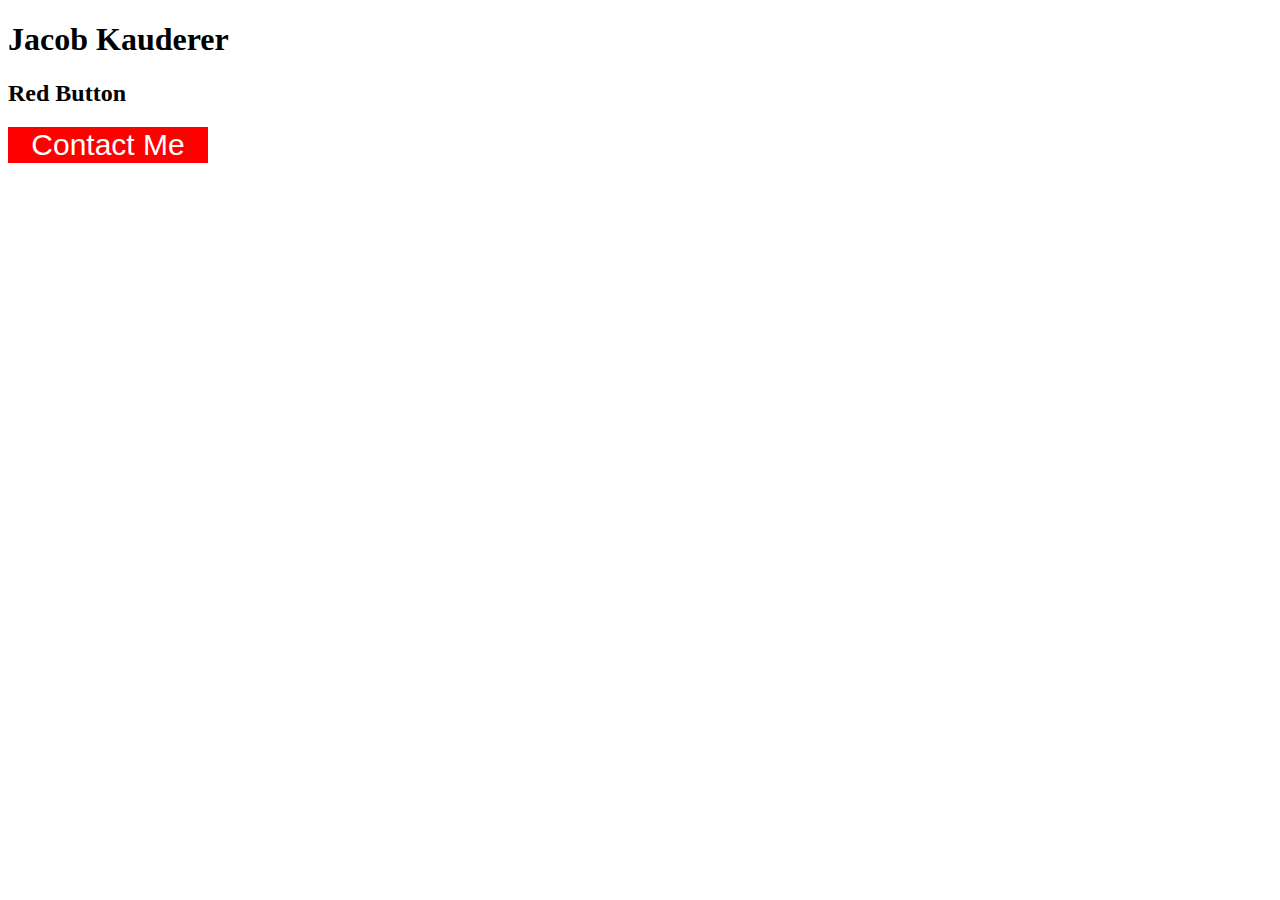
<file: button-assignment/index.html>
<!doctype html>
<html lang="en">
    <head>
        <title>Jacob Kauderer Button</title>
        <link href="style.css" rel="stylesheet" />
    </head>

    <body>
        <h1>Jacob Kauderer</h1>
        <h2>Red Button</h2>
        <button class="red-button">Contact Me</button>
    </body>
</html>
</file>
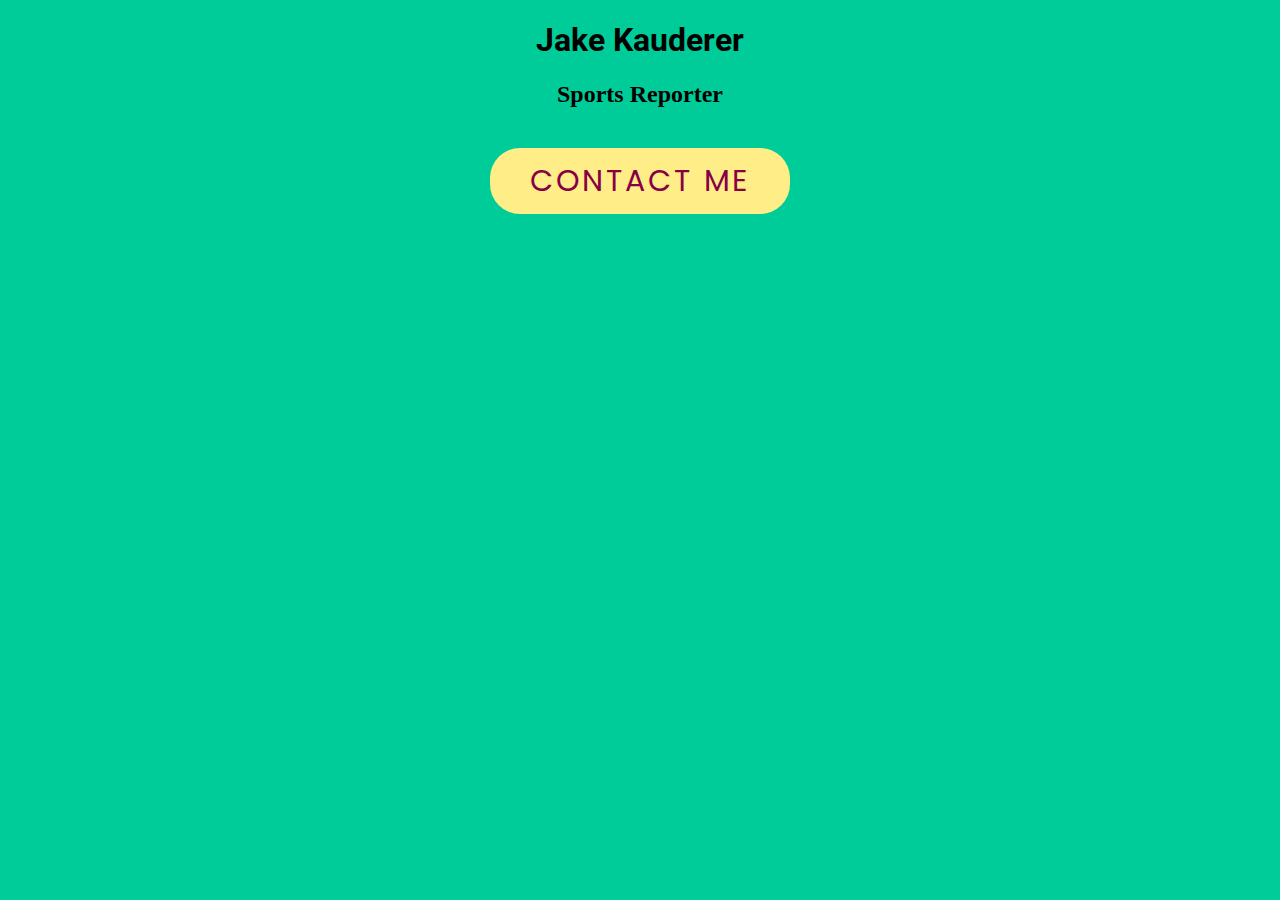
<file: contact-button-assignment/index.html>
<!doctype html>
<html lang="en">
    <head>
        <link rel="preconnect" href="https://fonts.googleapis.com" />
        <link rel="preconnect" href="https://fonts.gstatic.com" crossorigin />
        <link
            href="https://fonts.googleapis.com/css2?family=Poppins:ital,wght@0,100;0,200;0,300;0,400;0,500;0,600;0,700;0,800;0,900;1,100;1,200;1,300;1,400;1,500;1,600;1,700;1,800;1,900&family=Roboto:ital,wght@0,100..900;1,100..900&display=swap"
            rel="stylesheet" />
        <link href="style.css" rel="stylesheet" />
        <title>Jake Kauderer Button</title>
    </head>

    <body>
        <h1>Jake Kauderer</h1>
        <h2>Sports Reporter</h2>
        <button>Contact Me</button>
    </body>
</html>
</file>
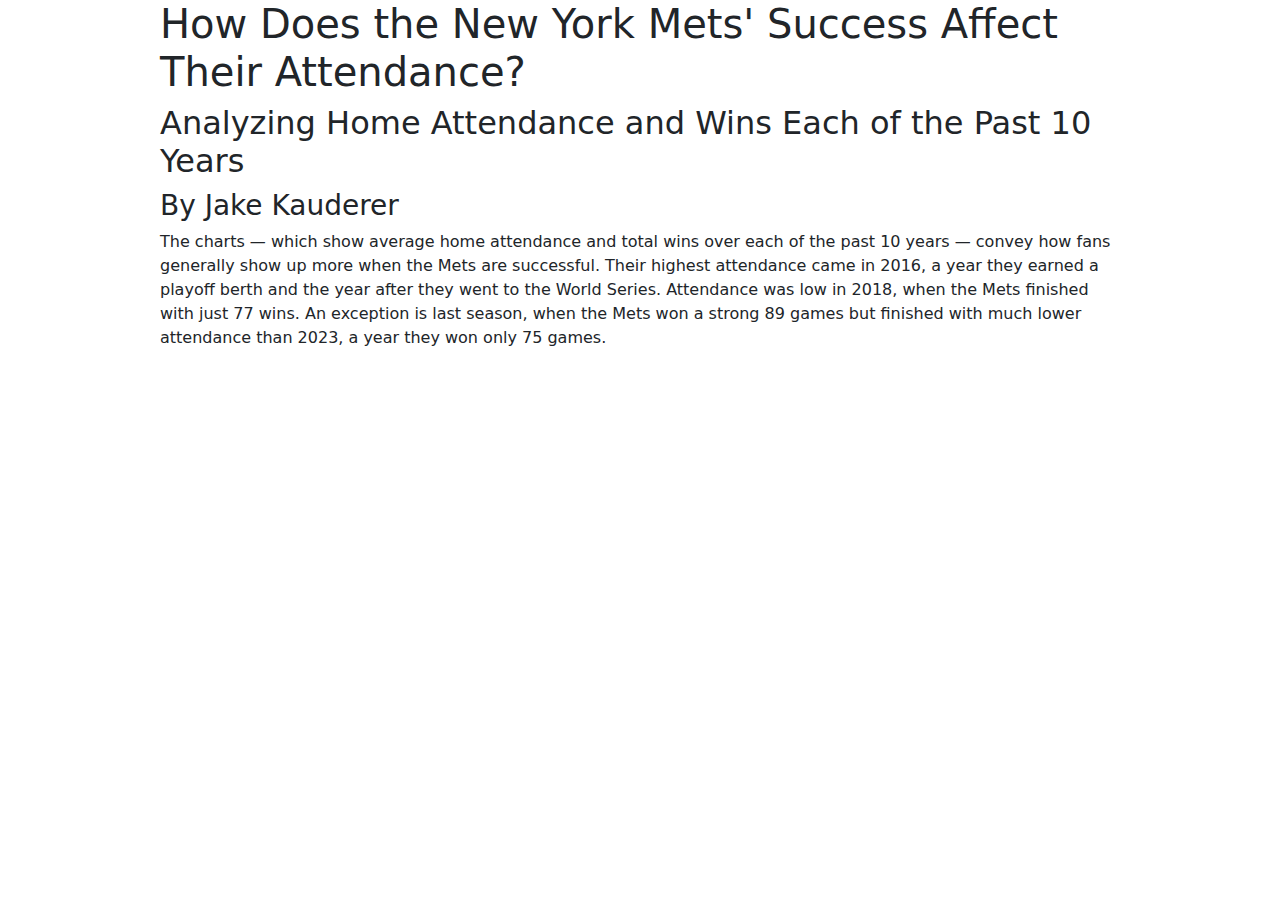
<file: data-viz-project/index.html>
<!doctype html>
<html lang="en">
    <head>
        <meta charset="utf-8" />
        <meta name="viewport" content="width=device-width, initial-scale=1, shrink-to-fit=no" />

        <!-- Bootstrap CSS -->
        <link
            href="https://cdn.jsdelivr.net/npm/bootstrap@5.3.3/dist/css/bootstrap.min.css"
            rel="stylesheet"
            integrity="sha384-QWTKZyjpPEjISv5WaRU9OFeRpok6YctnYmDr5pNlyT2bRjXh0JMhjY6hW+ALEwIH"
            crossorigin="anonymous" />

        <style>
            body {
                width: 75%;
                margin: auto;
            }
        </style>
    </head>

    <body>
        <h1>How Does the New York Mets' Success Affect Their Attendance?</h1>
        <h2>Analyzing Home Attendance and Wins Each of the Past 10 Years</h2>
        <h3>By Jake Kauderer</h3>
        <p>
            The charts — which show average home attendance and total wins over each of the past 10 years — convey how
            fans generally show up more when the Mets are successful. Their highest attendance came in 2016, a year they
            earned a playoff berth and the year after they went to the World Series. Attendance was low in 2018, when
            the Mets finished with just 77 wins. An exception is last season, when the Mets won a strong 89 games but
            finished with much lower attendance than 2023, a year they won only 75 games.
        </p>

        <!--Chart embeds go here-->
        <div class="flourish-embed flourish-chart" data-src="visualisation/22530318">
            <script src="https://public.flourish.studio/resources/embed.js"></script>
            <noscript
                ><img
                    src="https://public.flourish.studio/visualisation/22530318/thumbnail"
                    width="100%"
                    alt="chart visualization"
            /></noscript>
        </div>
        <div class="flourish-embed flourish-chart" data-src="visualisation/22530436">
            <script src="https://public.flourish.studio/resources/embed.js"></script>
            <noscript
                ><img
                    src="https://public.flourish.studio/visualisation/22530436/thumbnail"
                    width="100%"
                    alt="chart visualization"
            /></noscript>
        </div>
    </body>
</html>
</file>
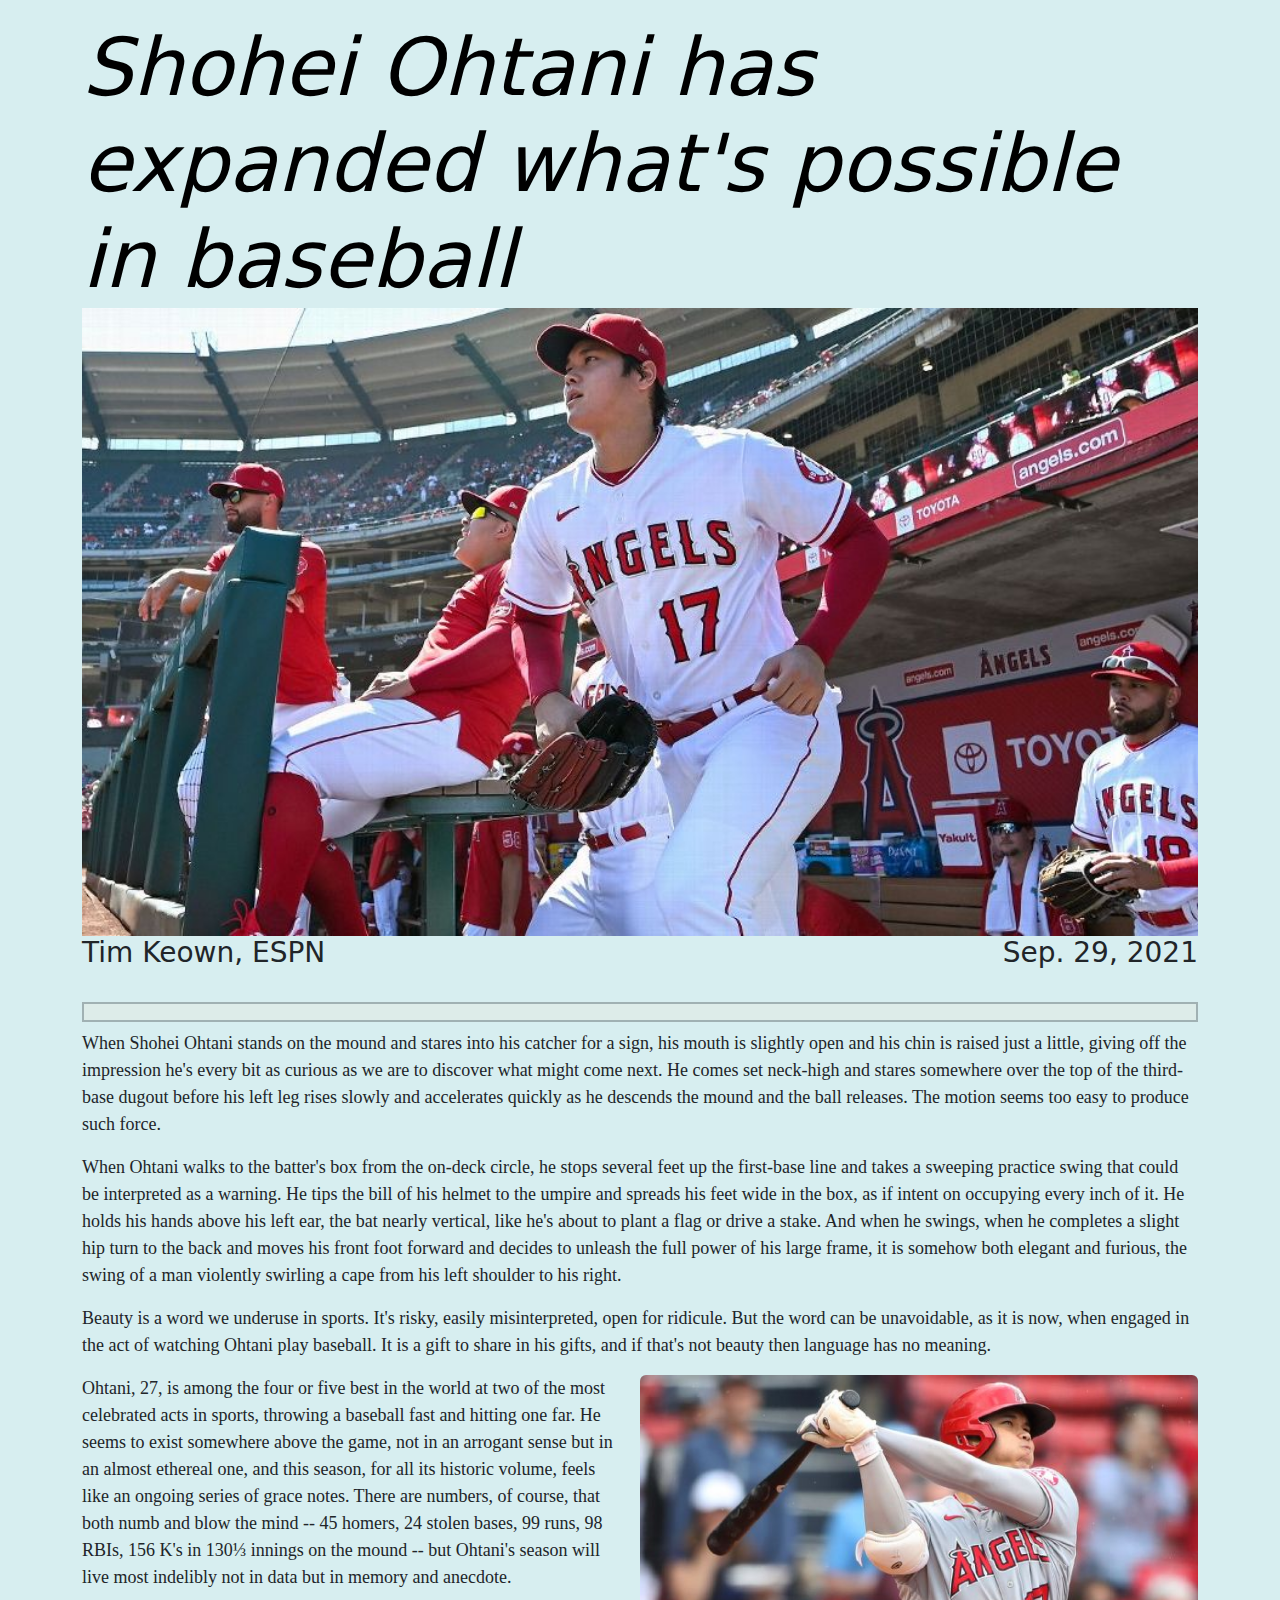
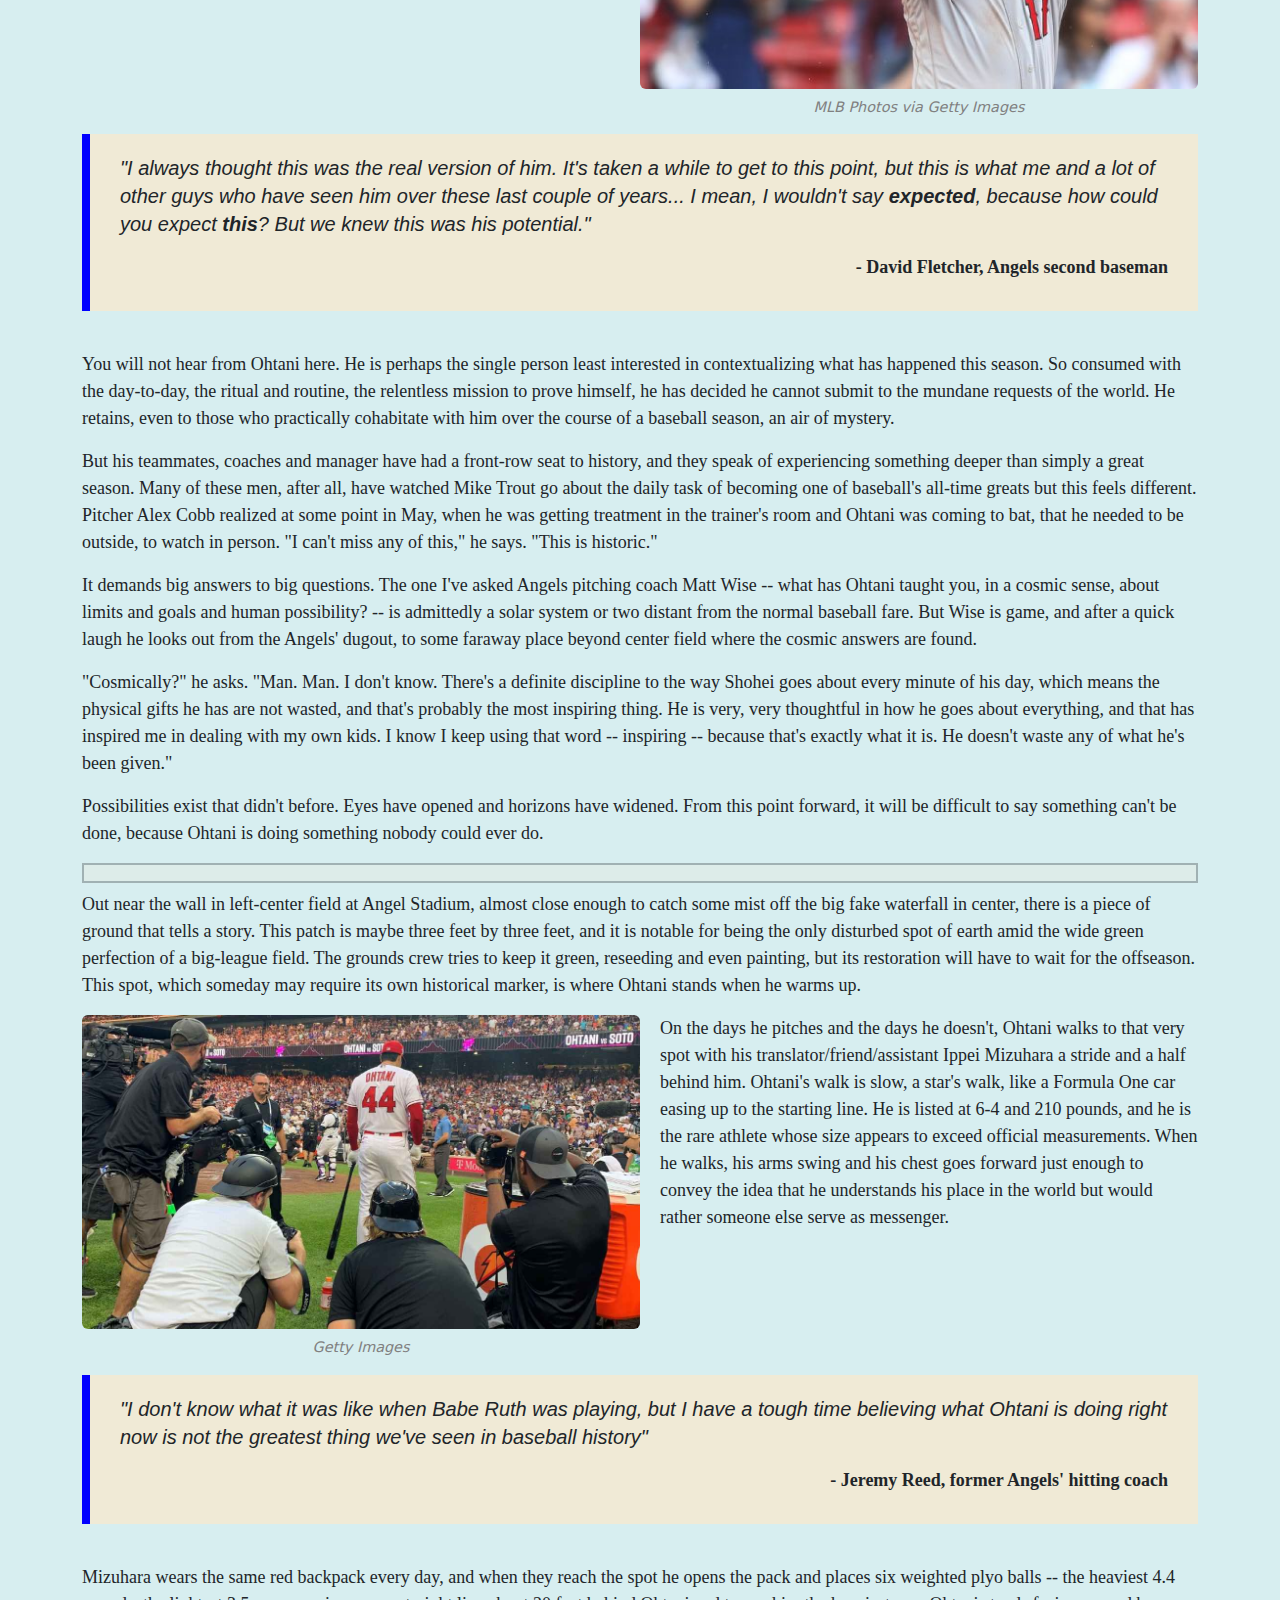
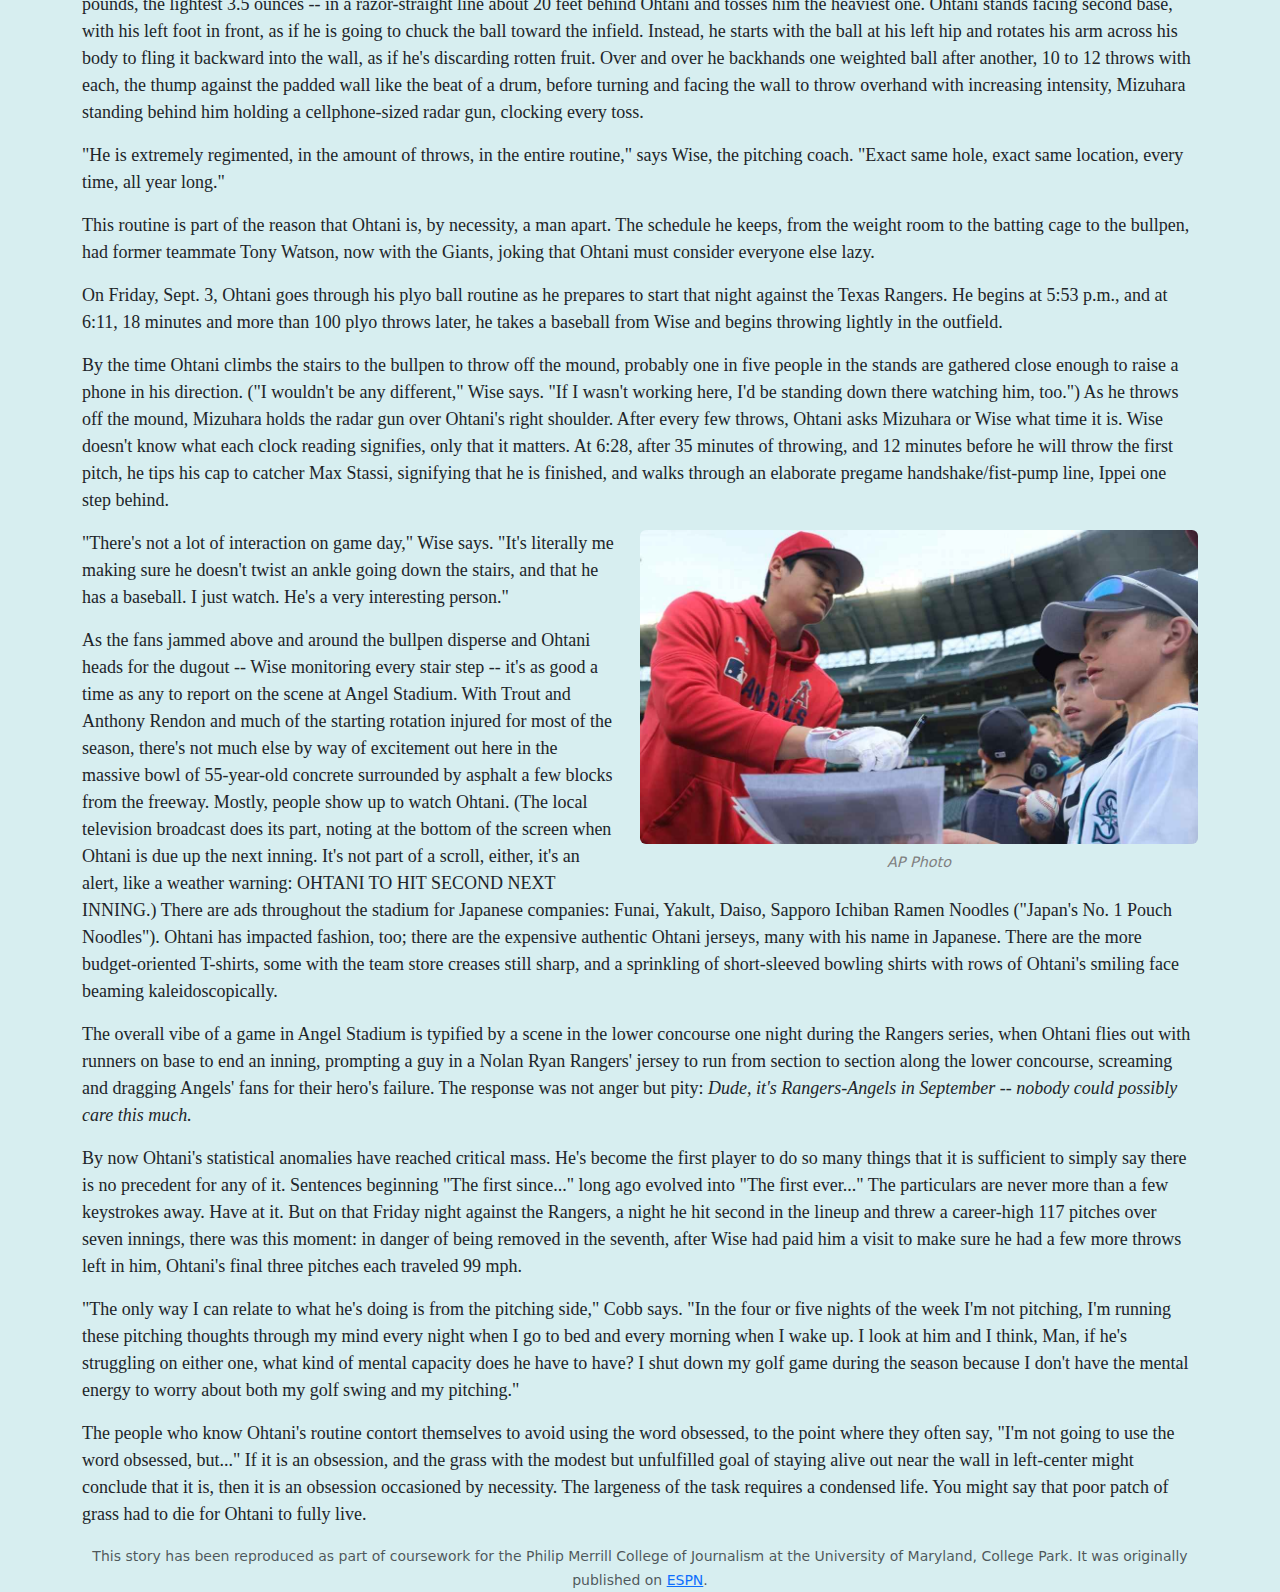
<file: final-project/index.html>
<!doctype html>
<html lang="en">
    <head>
        <meta charset="UTF-8" />
        <meta name="viewport" content="width=device-width, initial-scale=1, shrink-to-fit=no" />
        <title>Jake Kauderer Final Project</title>
        <link
            href="https://cdn.jsdelivr.net/npm/bootstrap@5.3.3/dist/css/bootstrap.min.css"
            rel="stylesheet"
            integrity="sha384-QWTKZyjpPEjISv5WaRU9OFeRpok6YctnYmDr5pNlyT2bRjXh0JMhjY6hW+ALEwIH"
            crossorigin="anonymous" />
        <link rel="preconnect" href="https://fonts.googleapis.com" />
        <link rel="preconnect" href="https://fonts.gstatic.com" crossorigin />
        <link
            href="https://cdn.jsdelivr.net/npm/bootstrap@5.3.3/dist/css/bootstrap.min.css"
            rel="stylesheet"
            integrity="sha384-QWTKZyjpPEjISv5WaRU9OFeRpok6YctnYmDr5pNlyT2bRjXh0JMhjY6hW+ALEwIH"
            crossorigin="anonymous" />

        <link href="style.css" rel="stylesheet" />
    </head>
    <body class="colorback">
        <div class="container">
            <div class="row justify-content-center">
                <div class="col">
                    <h1>Shohei Ohtani has expanded what's possible in baseball</h1>
                    <img src="ohtani.jpeg" alt="Ohtani" class="img-fluid w-100" />
                </div>
            </div>
            <div class="row align-items-center mb-3">
                <div class="col-6">
                    <h3>Tim Keown, ESPN</h3>
                </div>
                <div class="col-6 text-end">
                    <h3>Sep. 29, 2021</h3>
                </div>
            </div>
            <div class="row">
                <div class="col body-text">
                    <hr class="my-2" />
                    <p>
                        When Shohei Ohtani stands on the mound and stares into his catcher for a sign, his mouth is
                        slightly open and his chin is raised just a little, giving off the impression he's every bit as
                        curious as we are to discover what might come next. He comes set neck-high and stares somewhere
                        over the top of the third-base dugout before his left leg rises slowly and accelerates quickly
                        as he descends the mound and the ball releases. The motion seems too easy to produce such force.
                    </p>
                    <p>
                        When Ohtani walks to the batter's box from the on-deck circle, he stops several feet up the
                        first-base line and takes a sweeping practice swing that could be interpreted as a warning. He
                        tips the bill of his helmet to the umpire and spreads his feet wide in the box, as if intent on
                        occupying every inch of it. He holds his hands above his left ear, the bat nearly vertical, like
                        he's about to plant a flag or drive a stake. And when he swings, when he completes a slight hip
                        turn to the back and moves his front foot forward and decides to unleash the full power of his
                        large frame, it is somehow both elegant and furious, the swing of a man violently swirling a
                        cape from his left shoulder to his right.
                    </p>
                    <p>
                        Beauty is a word we underuse in sports. It's risky, easily misinterpreted, open for ridicule.
                        But the word can be unavoidable, as it is now, when engaged in the act of watching Ohtani play
                        baseball. It is a gift to share in his gifts, and if that's not beauty then language has no
                        meaning.
                    </p>
                    <figure class="figure">
                        <img src="ohtani-bat.jpg" alt="Ohtani batting" class="img-fluid rounded" />
                        <figcaption class="figure-caption text-center mt-2">MLB Photos via Getty Images</figcaption>
                    </figure>
                    <p>
                        Ohtani, 27, is among the four or five best in the world at two of the most celebrated acts in
                        sports, throwing a baseball fast and hitting one far. He seems to exist somewhere above the
                        game, not in an arrogant sense but in an almost ethereal one, and this season, for all its
                        historic volume, feels like an ongoing series of grace notes. There are numbers, of course, that
                        both numb and blow the mind -- 45 homers, 24 stolen bases, 99 runs, 98 RBIs, 156 K's in 130⅓
                        innings on the mound -- but Ohtani's season will live most indelibly not in data but in memory
                        and anecdote.
                    </p>
                    <div class="pullquote">
                        <p class="quote">
                            "I always thought this was the real version of him. It's taken a while to get to this point,
                            but this is what me and a lot of other guys who have seen him over these last couple of
                            years... I mean, I wouldn't say <b>expected</b>, because how could you expect <b>this</b>?
                            But we knew this was his potential."
                        </p>
                        <p class="name">- David Fletcher, Angels second baseman</p>
                    </div>
                    <p>
                        You will not hear from Ohtani here. He is perhaps the single person least interested in
                        contextualizing what has happened this season. So consumed with the day-to-day, the ritual and
                        routine, the relentless mission to prove himself, he has decided he cannot submit to the mundane
                        requests of the world. He retains, even to those who practically cohabitate with him over the
                        course of a baseball season, an air of mystery.
                    </p>
                    <p>
                        But his teammates, coaches and manager have had a front-row seat to history, and they speak of
                        experiencing something deeper than simply a great season. Many of these men, after all, have
                        watched Mike Trout go about the daily task of becoming one of baseball's all-time greats but
                        this feels different. Pitcher Alex Cobb realized at some point in May, when he was getting
                        treatment in the trainer's room and Ohtani was coming to bat, that he needed to be outside, to
                        watch in person. "I can't miss any of this," he says. "This is historic."
                    </p>
                    <p>
                        It demands big answers to big questions. The one I've asked Angels pitching coach Matt Wise --
                        what has Ohtani taught you, in a cosmic sense, about limits and goals and human possibility? --
                        is admittedly a solar system or two distant from the normal baseball fare. But Wise is game, and
                        after a quick laugh he looks out from the Angels' dugout, to some faraway place beyond center
                        field where the cosmic answers are found.
                    </p>
                    <p>
                        "Cosmically?" he asks. "Man. Man. I don't know. There's a definite discipline to the way Shohei
                        goes about every minute of his day, which means the physical gifts he has are not wasted, and
                        that's probably the most inspiring thing. He is very, very thoughtful in how he goes about
                        everything, and that has inspired me in dealing with my own kids. I know I keep using that word
                        -- inspiring -- because that's exactly what it is. He doesn't waste any of what he's been
                        given."
                    </p>
                    <p>
                        Possibilities exist that didn't before. Eyes have opened and horizons have widened. From this
                        point forward, it will be difficult to say something can't be done, because Ohtani is doing
                        something nobody could ever do.
                    </p>
                    <hr class="my-2" />
                    <p>
                        Out near the wall in left-center field at Angel Stadium, almost close enough to catch some mist
                        off the big fake waterfall in center, there is a piece of ground that tells a story. This patch
                        is maybe three feet by three feet, and it is notable for being the only disturbed spot of earth
                        amid the wide green perfection of a big-league field. The grounds crew tries to keep it green,
                        reseeding and even painting, but its restoration will have to wait for the offseason. This spot,
                        which someday may require its own historical marker, is where Ohtani stands when he warms up.
                    </p>
                    <figure class="figureleft">
                        <img src="ohtani-walking.jpeg" alt="Ohtani walking" class="img-fluid rounded" />
                        <figcaption class="figure-caption text-center mt-2">Getty Images</figcaption>
                    </figure>
                    <p>
                        On the days he pitches and the days he doesn't, Ohtani walks to that very spot with his
                        translator/friend/assistant Ippei Mizuhara a stride and a half behind him. Ohtani's walk is
                        slow, a star's walk, like a Formula One car easing up to the starting line. He is listed at 6-4
                        and 210 pounds, and he is the rare athlete whose size appears to exceed official measurements.
                        When he walks, his arms swing and his chest goes forward just enough to convey the idea that he
                        understands his place in the world but would rather someone else serve as messenger.
                    </p>

                    <div class="pullquote">
                        <p class="quote">
                            "I don't know what it was like when Babe Ruth was playing, but I have a tough time believing
                            what Ohtani is doing right now is not the greatest thing we've seen in baseball history"
                        </p>
                        <p class="name">- Jeremy Reed, former Angels' hitting coach</p>
                    </div>
                    <p>
                        Mizuhara wears the same red backpack every day, and when they reach the spot he opens the pack
                        and places six weighted plyo balls -- the heaviest 4.4 pounds, the lightest 3.5 ounces -- in a
                        razor-straight line about 20 feet behind Ohtani and tosses him the heaviest one. Ohtani stands
                        facing second base, with his left foot in front, as if he is going to chuck the ball toward the
                        infield. Instead, he starts with the ball at his left hip and rotates his arm across his body to
                        fling it backward into the wall, as if he's discarding rotten fruit. Over and over he backhands
                        one weighted ball after another, 10 to 12 throws with each, the thump against the padded wall
                        like the beat of a drum, before turning and facing the wall to throw overhand with increasing
                        intensity, Mizuhara standing behind him holding a cellphone-sized radar gun, clocking every
                        toss.
                    </p>
                    <p>
                        "He is extremely regimented, in the amount of throws, in the entire routine," says Wise, the
                        pitching coach. "Exact same hole, exact same location, every time, all year long."
                    </p>
                    <p>
                        This routine is part of the reason that Ohtani is, by necessity, a man apart. The schedule he
                        keeps, from the weight room to the batting cage to the bullpen, had former teammate Tony Watson,
                        now with the Giants, joking that Ohtani must consider everyone else lazy.
                    </p>
                    <p>
                        On Friday, Sept. 3, Ohtani goes through his plyo ball routine as he prepares to start that night
                        against the Texas Rangers. He begins at 5:53 p.m., and at 6:11, 18 minutes and more than 100
                        plyo throws later, he takes a baseball from Wise and begins throwing lightly in the outfield.
                    </p>

                    <p>
                        By the time Ohtani climbs the stairs to the bullpen to throw off the mound, probably one in five
                        people in the stands are gathered close enough to raise a phone in his direction. ("I wouldn't
                        be any different," Wise says. "If I wasn't working here, I'd be standing down there watching
                        him, too.") As he throws off the mound, Mizuhara holds the radar gun over Ohtani's right
                        shoulder. After every few throws, Ohtani asks Mizuhara or Wise what time it is. Wise doesn't
                        know what each clock reading signifies, only that it matters. At 6:28, after 35 minutes of
                        throwing, and 12 minutes before he will throw the first pitch, he tips his cap to catcher Max
                        Stassi, signifying that he is finished, and walks through an elaborate pregame
                        handshake/fist-pump line, Ippei one step behind.
                    </p>
                    <figure class="figure">
                        <img src="ohtani-kids.jpeg" alt="Ohtani with kids" class="img-fluid rounded" />
                        <figcaption class="figure-caption text-center mt-2">AP Photo</figcaption>
                    </figure>

                    <p>
                        "There's not a lot of interaction on game day," Wise says. "It's literally me making sure he
                        doesn't twist an ankle going down the stairs, and that he has a baseball. I just watch. He's a
                        very interesting person."
                    </p>
                    <p>
                        As the fans jammed above and around the bullpen disperse and Ohtani heads for the dugout -- Wise
                        monitoring every stair step -- it's as good a time as any to report on the scene at Angel
                        Stadium. With Trout and Anthony Rendon and much of the starting rotation injured for most of the
                        season, there's not much else by way of excitement out here in the massive bowl of 55-year-old
                        concrete surrounded by asphalt a few blocks from the freeway. Mostly, people show up to watch
                        Ohtani. (The local television broadcast does its part, noting at the bottom of the screen when
                        Ohtani is due up the next inning. It's not part of a scroll, either, it's an alert, like a
                        weather warning: OHTANI TO HIT SECOND NEXT INNING.) There are ads throughout the stadium for
                        Japanese companies: Funai, Yakult, Daiso, Sapporo Ichiban Ramen Noodles ("Japan's No. 1 Pouch
                        Noodles"). Ohtani has impacted fashion, too; there are the expensive authentic Ohtani jerseys,
                        many with his name in Japanese. There are the more budget-oriented T-shirts, some with the team
                        store creases still sharp, and a sprinkling of short-sleeved bowling shirts with rows of
                        Ohtani's smiling face beaming kaleidoscopically.
                    </p>
                    <div class="flourish-embed flourish-chart" data-src="visualisation/22880288">
                        <script src="https://public.flourish.studio/resources/embed.js"></script>
                        <noscript
                            ><img
                                src="https://public.flourish.studio/visualisation/22880288/thumbnail"
                                width="100%"
                                alt="chart visualization"
                        /></noscript>
                    </div>
                    <p>
                        The overall vibe of a game in Angel Stadium is typified by a scene in the lower concourse one
                        night during the Rangers series, when Ohtani flies out with runners on base to end an inning,
                        prompting a guy in a Nolan Ryan Rangers' jersey to run from section to section along the lower
                        concourse, screaming and dragging Angels' fans for their hero's failure. The response was not
                        anger but pity:
                        <i>Dude, it's Rangers-Angels in September -- nobody could possibly care this much.</i>
                    </p>
                    <p>
                        By now Ohtani's statistical anomalies have reached critical mass. He's become the first player
                        to do so many things that it is sufficient to simply say there is no precedent for any of it.
                        Sentences beginning "The first since..." long ago evolved into "The first ever..." The
                        particulars are never more than a few keystrokes away. Have at it. But on that Friday night
                        against the Rangers, a night he hit second in the lineup and threw a career-high 117 pitches
                        over seven innings, there was this moment: in danger of being removed in the seventh, after Wise
                        had paid him a visit to make sure he had a few more throws left in him, Ohtani's final three
                        pitches each traveled 99 mph.
                    </p>
                    <div class="flourish-embed flourish-quiz" data-src="visualisation/23186362">
                        <script src="https://public.flourish.studio/resources/embed.js"></script>
                        <noscript
                            ><img
                                src="https://public.flourish.studio/visualisation/23186362/thumbnail"
                                width="100%"
                                alt="quiz visualization"
                        /></noscript>
                    </div>
                    <p>
                        "The only way I can relate to what he's doing is from the pitching side," Cobb says. "In the
                        four or five nights of the week I'm not pitching, I'm running these pitching thoughts through my
                        mind every night when I go to bed and every morning when I wake up. I look at him and I think,
                        Man, if he's struggling on either one, what kind of mental capacity does he have to have? I shut
                        down my golf game during the season because I don't have the mental energy to worry about both
                        my golf swing and my pitching."
                    </p>
                    <p>
                        The people who know Ohtani's routine contort themselves to avoid using the word obsessed, to the
                        point where they often say, "I'm not going to use the word obsessed, but..." If it is an
                        obsession, and the grass with the modest but unfulfilled goal of staying alive out near the wall
                        in left-center might conclude that it is, then it is an obsession occasioned by necessity. The
                        largeness of the task requires a condensed life. You might say that poor patch of grass had to
                        die for Ohtani to fully live.
                    </p>
                    <div class="text-center text-muted">
                        <small
                            >This story has been reproduced as part of coursework for the Philip Merrill College of
                            Journalism at the University of Maryland, College Park. It was originally published on
                            <a
                                href="https://www.espn.com/mlb/story/_/id/32298201/shohei-ohtani-expanded-possible-baseball"
                                >ESPN</a
                            >.</small
                        >
                    </div>
                </div>
            </div>
        </div>
    </body>
</html>
</file>
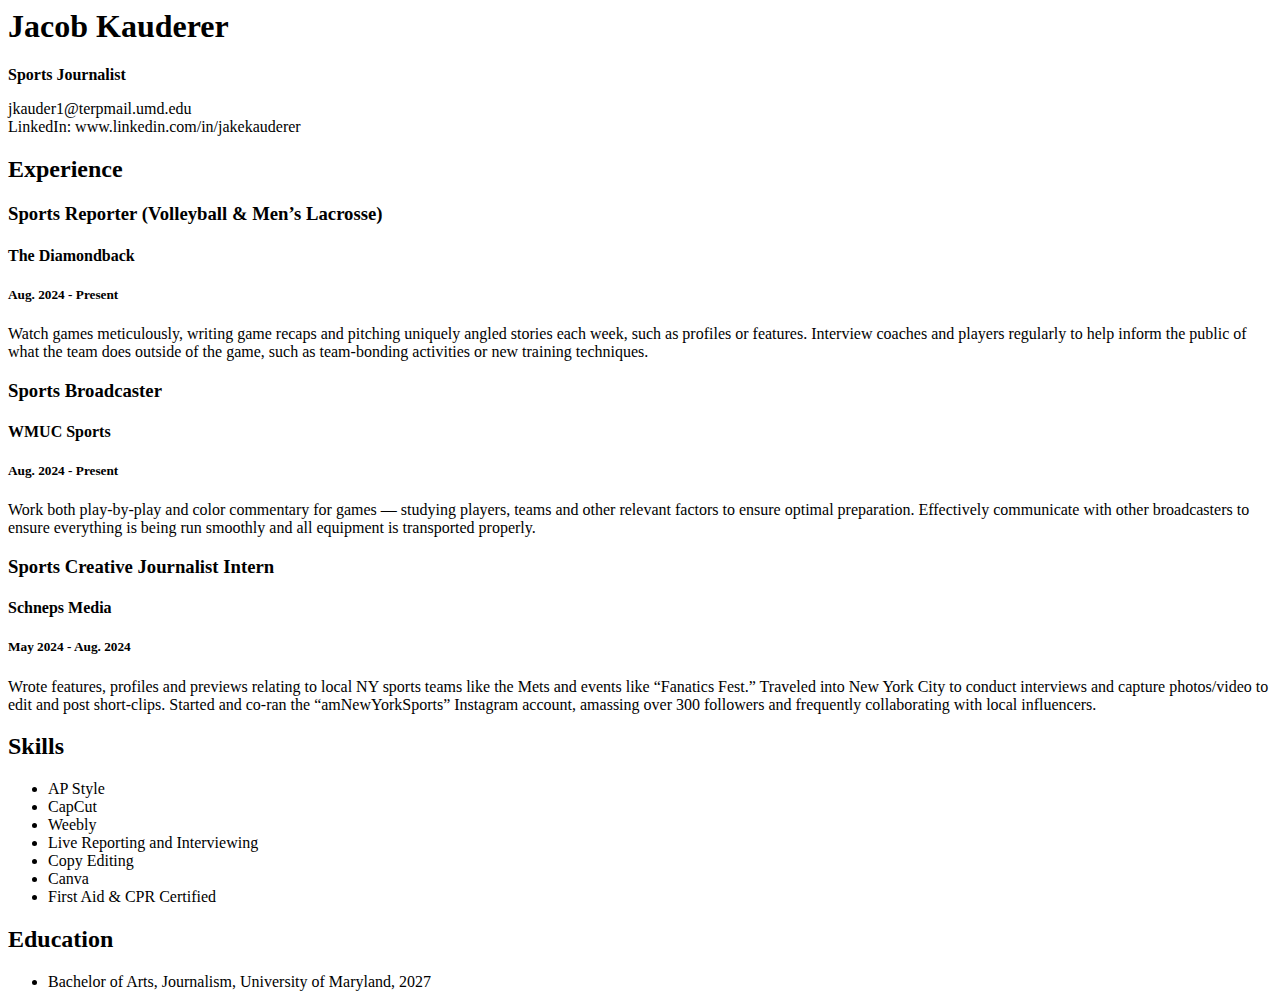
<file: resume.html>
<html>
    <head>
        <title>Jacob Kauderer Resume</title>
    </head>
    
    <body>
        <h1>Jacob Kauderer</h1>
        <p><strong>Sports Journalist</strong></p>
        <div id="contact">
            jkauder1@terpmail.umd.edu <br>
            LinkedIn: www.linkedin.com/in/jakekauderer
        </div>
        
        <h2>Experience</h2>
        <h3>Sports Reporter (Volleyball & Men’s Lacrosse)</h3>
        <h4>The Diamondback</h4>
        <h5>Aug. 2024 - Present</h5>
        <p>Watch games meticulously, writing game recaps and pitching uniquely angled stories each week, such as profiles or features. Interview coaches and players regularly to help inform the public of what the team does outside of the game, such as team-bonding activities or new training techniques. </p>
        
        <h3>Sports Broadcaster</h3>
        <h4>WMUC Sports</h4>
        <h5>Aug. 2024 - Present</h5>
        <p>Work both play-by-play and color commentary for games — studying players, teams and other relevant factors to ensure optimal preparation. Effectively communicate with other broadcasters to ensure everything is being run smoothly and all equipment is transported properly. </p>
        
        <h3>Sports Creative Journalist Intern</h3>
        <h4>Schneps Media</h4>
        <h5>May 2024 - Aug. 2024</h5>
        <p>Wrote features, profiles and previews relating to local NY sports teams like the Mets and events like “Fanatics Fest.” Traveled into New York City to conduct interviews and capture photos/video to edit and post short-clips. Started and co-ran the “amNewYorkSports” Instagram account, amassing over 300 followers and frequently collaborating with local influencers.</p>
        
        <h2>Skills</h2>
        <ul><li>AP Style</li>
            <li>CapCut</li>
            <li>Weebly</li>
            <li>Live Reporting and Interviewing</li>
            <li>Copy Editing</li>
            <li>Canva</li>
            <li>First Aid & CPR Certified</li>
        </ul>
        <h2>Education</h2>
        <ul>
        <li>Bachelor of Arts, Journalism, University of Maryland, 2027</li>
        </ul>
    </body>
</html>
</file>
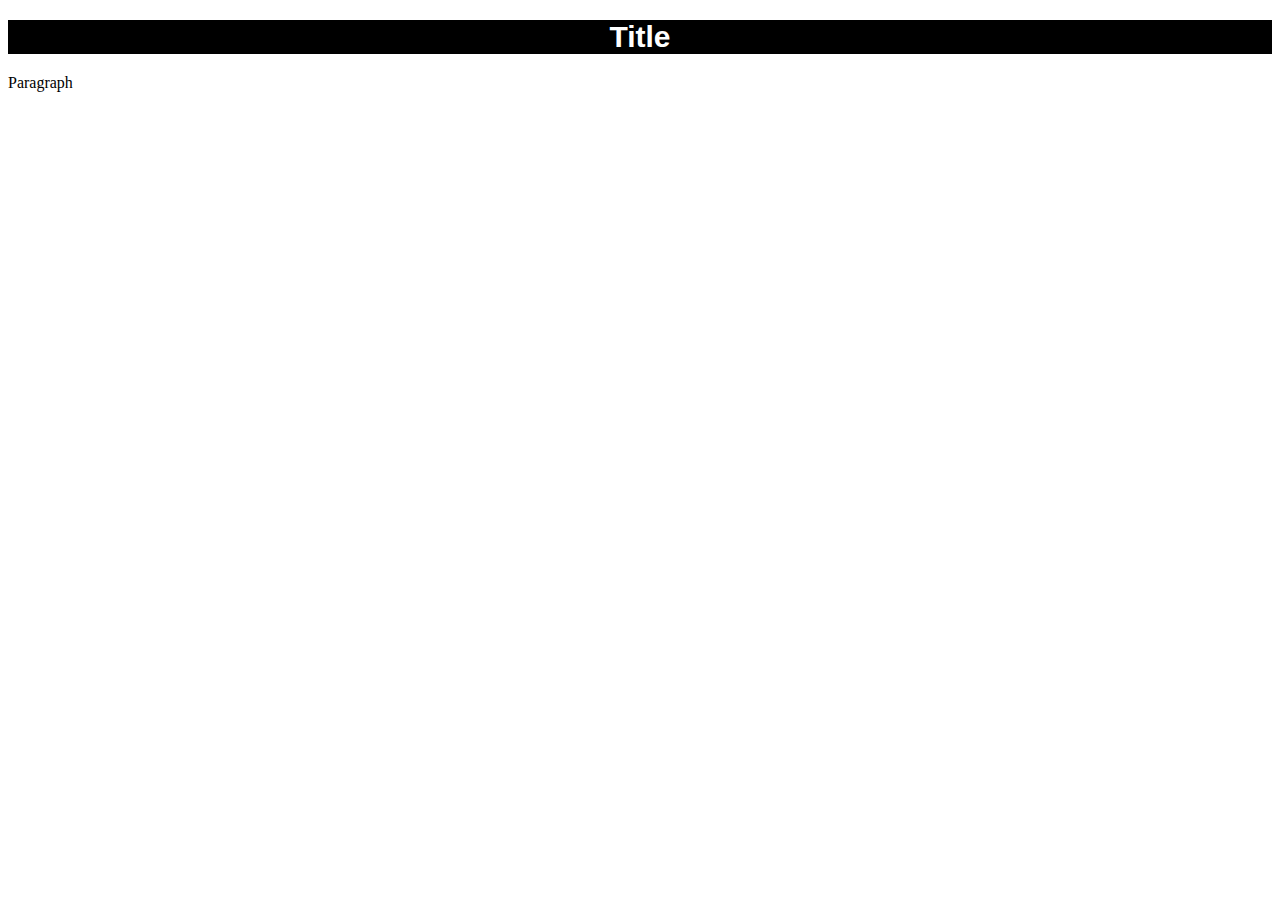
<file: styled-text.html>
<!doctype html>
<html lang="en">
    <head>
        <title>Stytled Text</title>
    </head>

    <body>
        <h1 style="background-color: black; color: white; font-family: arial; font-size: 30px; text-align: center">
            Title
        </h1>
        <p>Paragraph</p>
    </body>
</html>
</file>
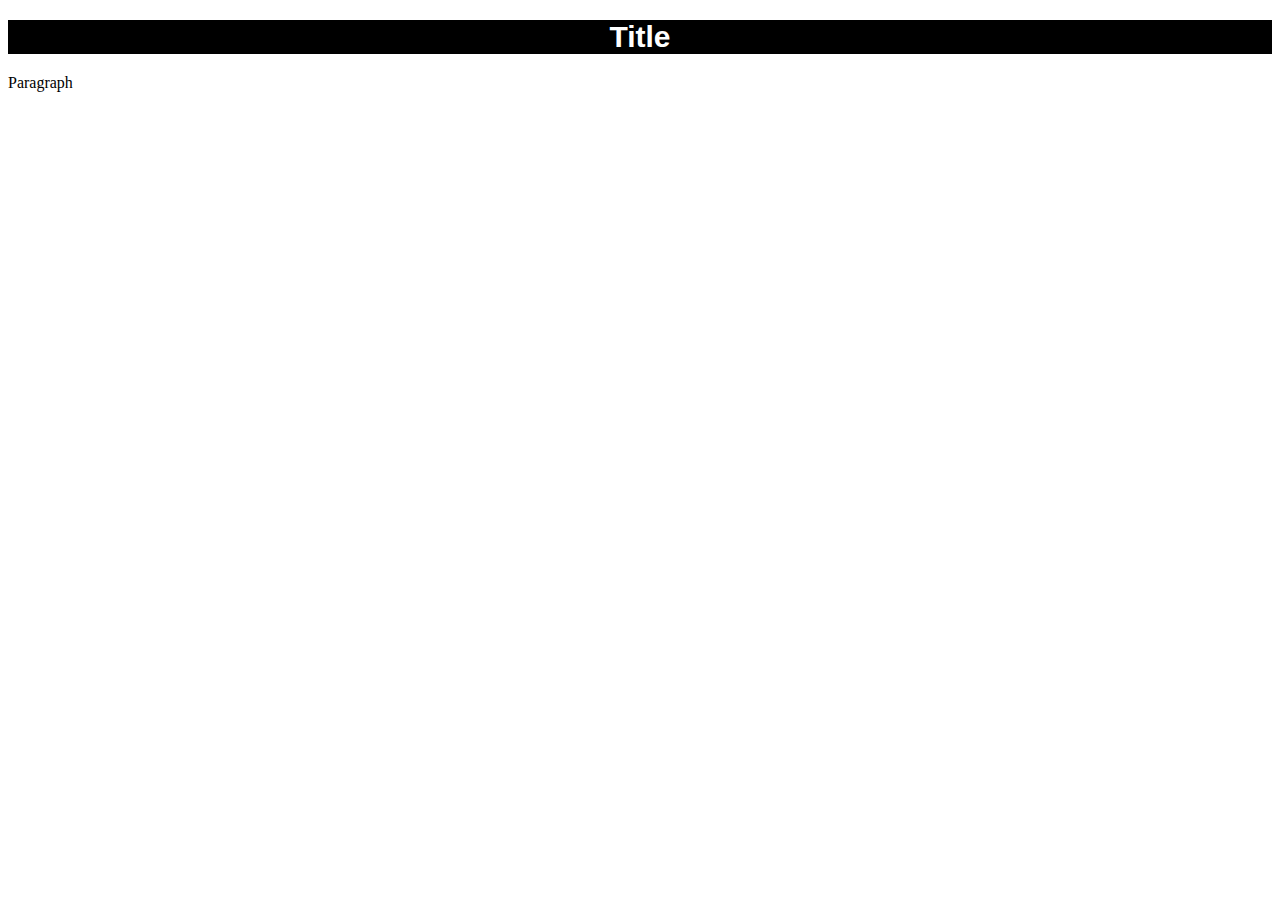
<file: styling-assignment/styled-text.html>
<!doctype html>
<html lang="en">
    <head>
        <title>Stytled Text</title>
        <link href="style.css" rel="stylesheet" />
    </head>

    <body>
        <h1>Title</h1>
        <p>Paragraph</p>
    </body>
</html>
</file>
<file: button-assignment/style.css>
.red-button {
    background-color: red;
    color: white;
    font-size: 30px;
    border: none;
    width: 200px;
}
</file>
<file: contact-button-assignment/style.css>
/*
MY COLOR PALETTE
Color 1 - #FFEE88
Color 2 - #00CC99
Color 3 - #FDFFF7
Color 4 - #880044
Color 5 - #AA1155
*/

body {
    background-color: #00cc99;
    text-align: center;
}
button {
    background-color: #ffee88;
    color: #880044;
    font-family: "Poppins", serif;
    font-size: 30px;
    text-transform: uppercase;
    letter-spacing: 3px;
    font-weight: 300px;
    width: 300px;
    padding: 10px;
    margin: 20px;
    border: none;
    border-radius: 30px;
}
button:hover {
    background-color: #fdfff7;
}
h1 {
    font-family: "Roboto", serif;
}
</file>
<file: final-project/style.css>
@media screen {
    h1 {
        font-style: italic;
        color: black;
        margin: 20px 0px 0px 0px;
    }
    .colorback {
        background-color: rgba(214, 238, 240, 0.98);
    }
    hr {
        border: 2px solid black;
        height: 20px;
        background-color: #f0ead6;
        padding: 0;
    }

    .pullquote {
        margin: 40px 0px;
        padding: 20px;
        background-color: #f0ead6;
        border-left: 8px solid blue;
        clear: both;
        width: 100%;
        box-sizing: border-box;
    }

    .pullquote .quote {
        font-size: 20px;
        line-height: 1.4;
        font-style: italic;
        margin: 0 0 1rem 0;
        font-family: "Roboto", sans-serif;
        padding: 0 10px;
    }

    .pullquote .name {
        font-size: 18px;
        text-align: right;
        font-weight: bold;
        margin: 0;
        padding: 0 10px 10px 0;
    }

    .body-text p {
        font-size: 18px;
        line-height: 1.5;
        font-family: "Poppins";
    }
    .figure {
        float: none;
        width: 100%;
    }

    .figure-caption {
        font-size: 0.9rem;
        font-style: italic;
        color: gray;
    }
}

@media (min-width: 576px) {
    h1 {
        font-size: "80px";
    }
    .figure {
        float: right;
        width: 50%;
        margin-left: 20px;
    }
    .figureleft {
        float: left;
        width: 50%;
        margin-right: 20px;
    }
}

@media (min-width: 768px) {
    h1 {
        font-size: 80px;
    }
}
</file>
<file: styling-assignment/style.css>
h1 {
    background-color: black;
    color: white;
    font-family: arial;
    font-size: 30px;
    text-align: center;
}
</file>
